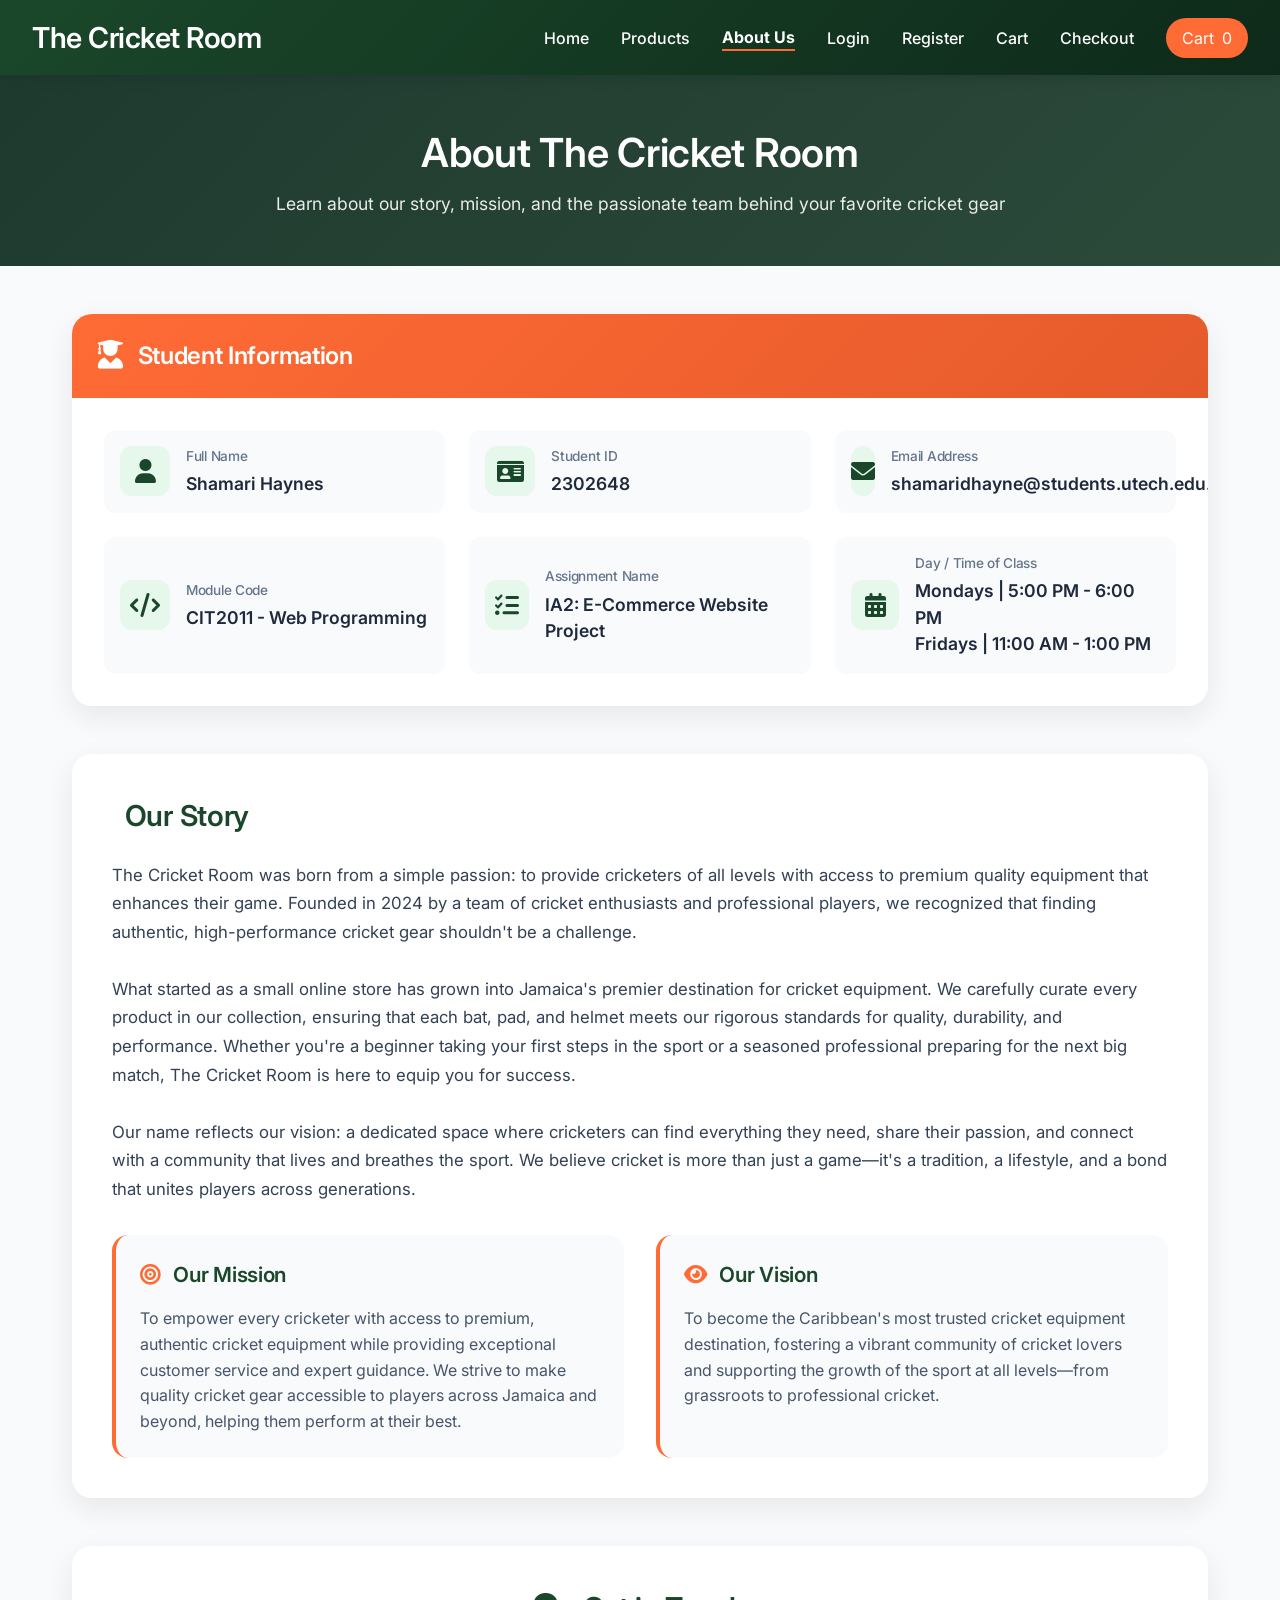
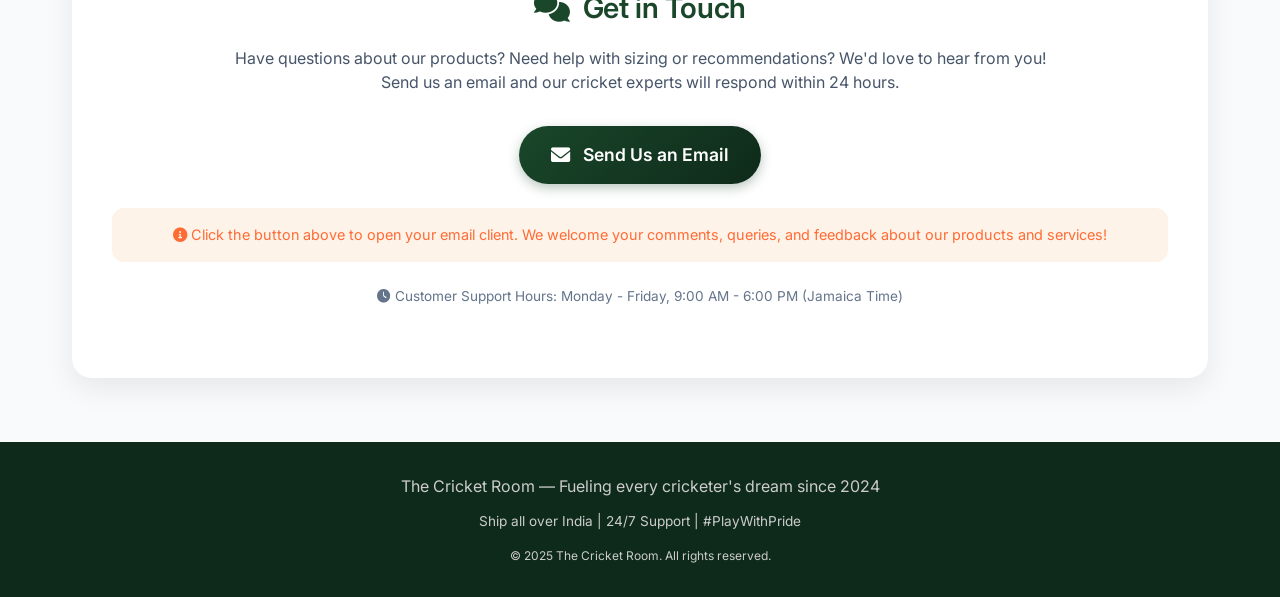
<file: Codes/aboutUs.html>
<!DOCTYPE html>
<html lang="en">
<head>
  <meta charset="UTF-8">
  <meta name="viewport" content="width=device-width, initial-scale=1.0">
  <title>The Cricket Room | About Us</title>
  <link href="https://fonts.googleapis.com/css2?family=Inter:wght@300;400;500;600;700;800&display=swap" rel="stylesheet">
  <link rel="stylesheet" href="https://cdnjs.cloudflare.com/ajax/libs/font-awesome/6.0.0-beta3/css/all.min.css">
    <link rel="stylesheet" href="/style.css" type="text/css">
</head>
<body>

  <!-- Header -->
  <header class="header">
    <div class="nav-container">
      <div class="logo">
        <h1>The Cricket Room</h1>
      </div>
      <div class="nav-links">
        <a href="index.html">Home</a>
        <a href="products.html">Products</a>
        <a href="aboutUs.html" class="active">About Us</a>
        <a href="login.html">Login</a>
        <a href="register.html">Register</a>
        <a href="cart.html">Cart</a>
        <a href="checkout.html">Checkout</a>
        <div class="cart-icon" id="cartIcon">
          Cart <span id="cartCount">0</span>
        </div>
      </div>
    </div>
  </header>


  <!-- Page Header -->
  <div class="page-header">
    <h1> About The Cricket Room</h1>
    <p>Learn about our story, mission, and the passionate team behind your favorite cricket gear</p>
  </div>

  <!-- Main Content -->
  <div class="about-container">
    
    <!-- Student Information Card -->
    <div class="student-info-card">
      <div class="student-info-header">
        <h2>
          <i class="fas fa-user-graduate"></i>
          Student Information
        </h2>
      </div>
      <div class="student-details">
        <div class="detail-item">
          <div class="detail-icon">
            <i class="fas fa-user"></i>
          </div>
          <div class="detail-content">
            <h3>Full Name</h3>
            <p>Shamari Haynes</p>
          </div>
        </div>
        <div class="detail-item">
          <div class="detail-icon">
            <i class="fas fa-id-card"></i>
          </div>
          <div class="detail-content">
            <h3>Student ID</h3>
            <p>2302648</p>
          </div>
        </div>
        <div class="detail-item">
          <div class="detail-icon">
            <i class="fas fa-envelope"></i>
          </div>
          <div class="detail-content">
            <h3>Email Address</h3>
            <p>shamaridhayne@students.utech.edu.jm</p>
          </div>
        </div>
        <div class="detail-item">
          <div class="detail-icon">
            <i class="fas fa-code"></i>
          </div>
          <div class="detail-content">
            <h3>Module Code</h3>
            <p>CIT2011 - Web Programming</p>
          </div>
        </div>
        <div class="detail-item">
          <div class="detail-icon">
            <i class="fas fa-tasks"></i>
          </div>
          <div class="detail-content">
            <h3>Assignment Name</h3>
            <p>IA2: E-Commerce Website Project</p>
          </div>
        </div>
        <div class="detail-item">
          <div class="detail-icon">
            <i class="fas fa-calendar-alt"></i>
          </div>
          <div class="detail-content">
            <h3>Day / Time of Class</h3>
            <p>Mondays | 5:00 PM - 6:00 PM</p>
            <p>Fridays | 11:00 AM - 1:00 PM</p>
          </div>
        </div>
      </div>
    </div>

    <!-- About Us Story -->
    <div class="story-section">
      <h2>
        <i class="fas fa-cricket-ball"></i>
        Our Story
      </h2>
      <div class="story-text">
        <p>The Cricket Room was born from a simple passion: to provide cricketers of all levels with access to premium quality equipment that enhances their game. Founded in 2024 by a team of cricket enthusiasts and professional players, we recognized that finding authentic, high-performance cricket gear shouldn't be a challenge.</p>
        <br>
        <p>What started as a small online store has grown into Jamaica's premier destination for cricket equipment. We carefully curate every product in our collection, ensuring that each bat, pad, and helmet meets our rigorous standards for quality, durability, and performance. Whether you're a beginner taking your first steps in the sport or a seasoned professional preparing for the next big match, The Cricket Room is here to equip you for success.</p>
        <br>
        <p>Our name reflects our vision: a dedicated space where cricketers can find everything they need, share their passion, and connect with a community that lives and breathes the sport. We believe cricket is more than just a game—it's a tradition, a lifestyle, and a bond that unites players across generations.</p>
      </div>
      
      <div class="mission-vision">
        <div class="mission-card">
          <h3><i class="fas fa-bullseye" style="color: #ff6b35; margin-right: 0.5rem;"></i> Our Mission</h3>
          <p>To empower every cricketer with access to premium, authentic cricket equipment while providing exceptional customer service and expert guidance. We strive to make quality cricket gear accessible to players across Jamaica and beyond, helping them perform at their best.</p>
        </div>
        <div class="vision-card">
          <h3><i class="fas fa-eye" style="color: #ff6b35; margin-right: 0.5rem;"></i> Our Vision</h3>
          <p>To become the Caribbean's most trusted cricket equipment destination, fostering a vibrant community of cricket lovers and supporting the growth of the sport at all levels—from grassroots to professional cricket.</p>
        </div>
      </div>
    </div>

    <!-- Contact Section with Mailto Link -->
    <div class="contact-section">
      <h2>
        <i class="fas fa-comments"></i>
        Get in Touch
      </h2>
      <p>Have questions about our products? Need help with sizing or recommendations? We'd love to hear from you!<br>
      Send us an email and our cricket experts will respond within 24 hours.</p>
      
      <!-- Mailto Link with Student Email -->
      <a href="mailto:shamaridhaynes@students.utech.edu.jm" 
         class="email-button">
        <i class="fas fa-envelope"></i>
        Send Us an Email
      </a>
      
      <div class="feedback-note">
        <i class="fas fa-info-circle"></i> Click the button above to open your email client. We welcome your comments, queries, and feedback about our products and services!
      </div>
      
      <p style="margin-top: 1.5rem; font-size: 0.85rem; color: #64748b;">
        <i class="fas fa-clock"></i> Customer Support Hours: Monday - Friday, 9:00 AM - 6:00 PM (Jamaica Time)
      </p>
    </div>
  </div>

  <!-- Footer -->
  <footer class="footer">
    <p>The Cricket Room — Fueling every cricketer's dream since 2024</p>
    <p style="margin-top: 0.8rem; font-size: 0.85rem;"> Ship all over India | 24/7 Support | #PlayWithPride</p>
    <p style="margin-top: 1rem; font-size: 0.75rem;">© 2025 The Cricket Room. All rights reserved.</p>
  </footer>

  <script>
    // Cart functionality for consistency across pages
    let cartCount = localStorage.getItem('cartCount') ? parseInt(localStorage.getItem('cartCount')) : 0;
    const cartCountSpan = document.getElementById('cartCount');
    
    function updateCartDisplay() {
      if (cartCountSpan) {
        cartCountSpan.textContent = cartCount;
      }
      localStorage.setItem('cartCount', cartCount);
    }
    
    // Cart icon click handler
    const cartIcon = document.getElementById('cartIcon');
    if (cartIcon) {
      cartIcon.addEventListener('click', () => {
        let cartItems = JSON.parse(localStorage.getItem('cartItems') || '[]');
        if (cartItems.length === 0) {
          alert("Your cart is empty! Browse our products to add some cricket gear.");
        } else {
          alert(`You have ${cartItems.length} item(s) in your cart.\nTotal items: ${cartCount}\n\nVisit the Products page to continue shopping!`);
        }
      });
    }
    
    // Initialize cart display
    updateCartDisplay();
    
    // Optional: Add console log for assignment info
    console.log("The Cricket Room - About Us Page");
    console.log("Student: Shamari Haynes (2302648)");
    console.log("Module: CIT2011 - Web Development");
    console.log("Assignment: IA2 - E-Commerce Website Project");
  </script>
</body>
</html>
</file>
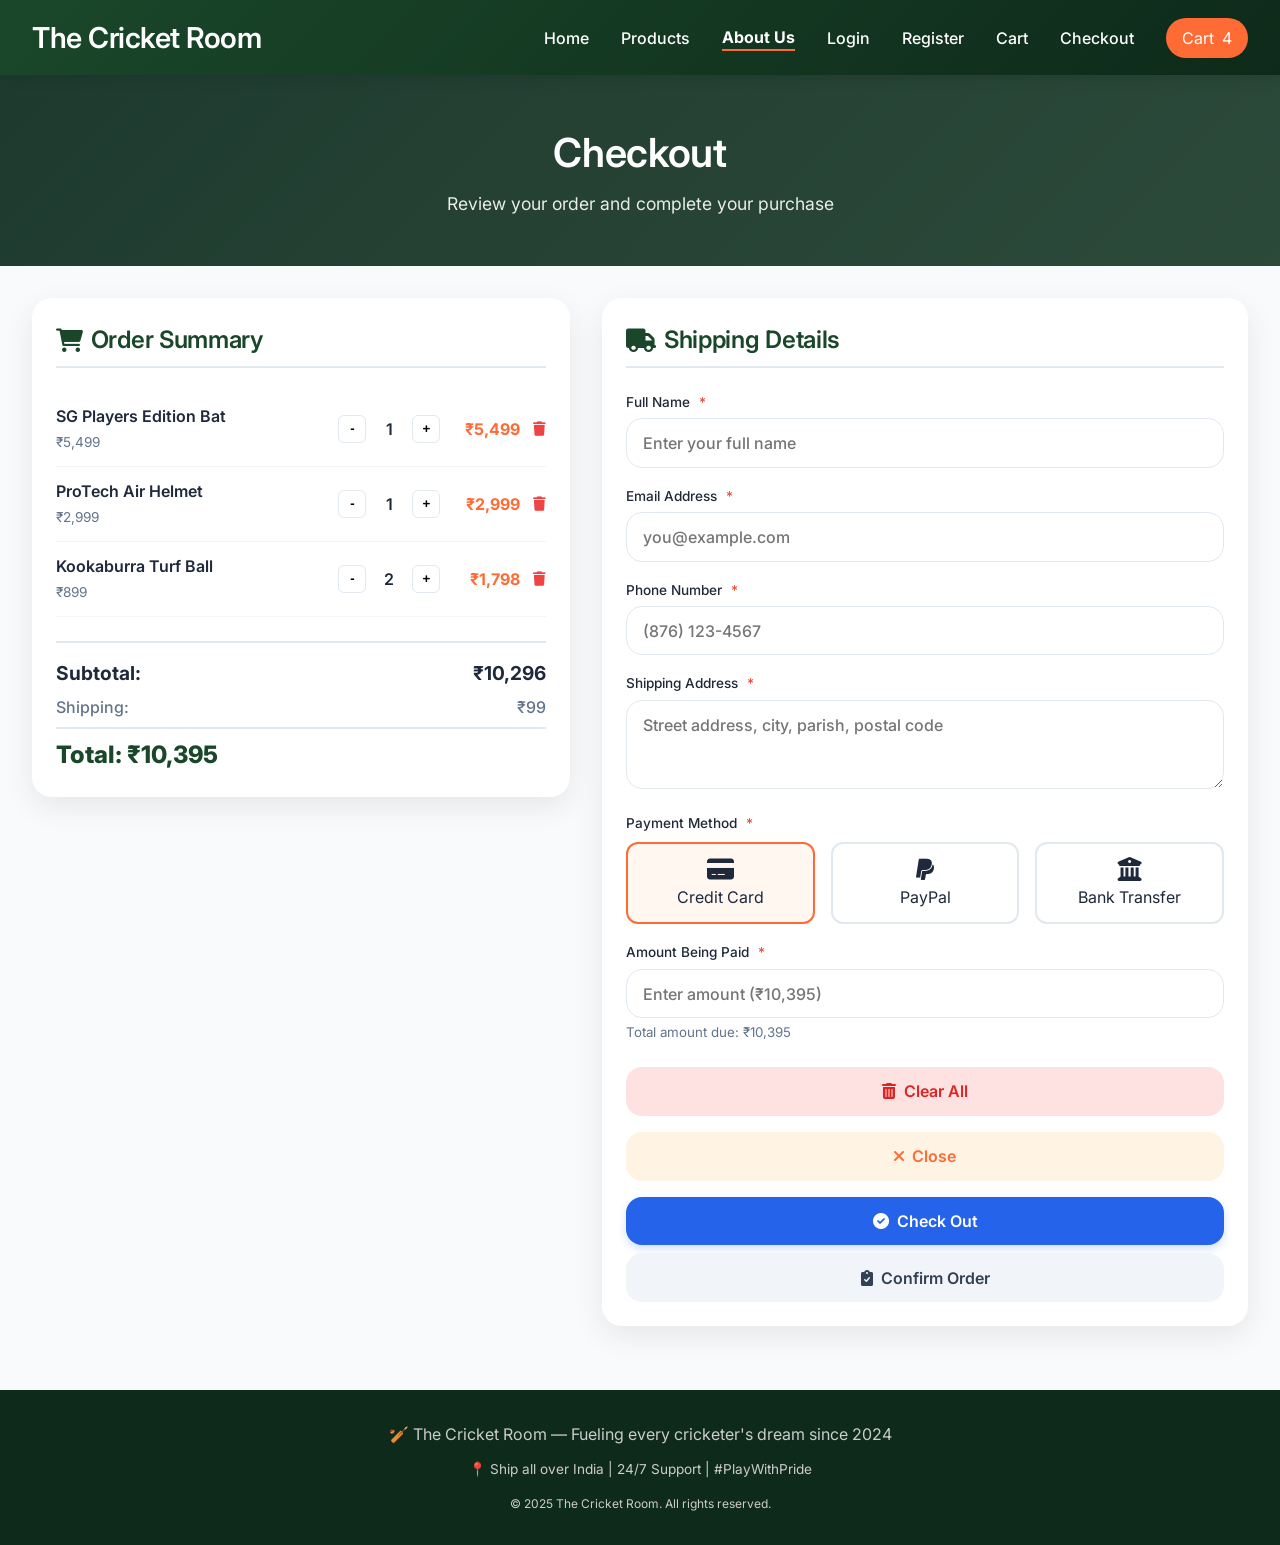
<file: Codes/checkout.html>
<!DOCTYPE html>
<html lang="en">
<head>
  <meta charset="UTF-8">
  <meta name="viewport" content="width=device-width, initial-scale=1.0">
  <title>The Cricket Room | Checkout</title>
  <link href="https://fonts.googleapis.com/css2?family=Inter:wght@300;400;500;600;700;800&display=swap" rel="stylesheet">
  <link rel="stylesheet" href="https://cdnjs.cloudflare.com/ajax/libs/font-awesome/6.0.0-beta3/css/all.min.css">
    <link rel="stylesheet" href="/style.css" type="text/css">
</head>
<body>

  <!-- Header -->
  <header class="header">
    <div class="nav-container">
      <div class="logo">
        <h1>The Cricket Room</h1>
      </div>
      <div class="nav-links">
        <a href="index.html">Home</a>
        <a href="products.html">Products</a>
        <a href="aboutUs.html" class="active">About Us</a>
        <a href="login.html">Login</a>
        <a href="register.html">Register</a>
        <a href="cart.html">Cart</a>
        <a href="checkout.html">Checkout</a>
        <div class="cart-icon" id="cartIcon">
          Cart <span id="cartCount">0</span>
        </div>
      </div>
    </div>
  </header>


  <!-- Page Header -->
  <div class="page-header">
    <h1>Checkout</h1>
    <p>Review your order and complete your purchase</p>
  </div>

  <!-- Checkout Content -->
  <div class="checkout-container">
    <!-- Cart Summary Section -->
    <div class="cart-summary">
      <h2><i class="fas fa-shopping-cart"></i> Order Summary</h2>
      <div id="cartItemsList" class="cart-items-list">
        <!-- Cart items will be dynamically inserted here -->
      </div>
      <div id="cartTotal" class="cart-total">
        <!-- Total will be dynamically inserted -->
      </div>
    </div>

    <!-- Shipping Form Section -->
    <div class="shipping-form">
      <h2><i class="fas fa-truck"></i> Shipping Details</h2>
      <form id="checkoutForm">
        <div class="form-group">
          <label>Full Name <span class="required">*</span></label>
          <input type="text" id="fullName" placeholder="Enter your full name" required>
        </div>
        
        <div class="form-group">
          <label>Email Address <span class="required">*</span></label>
          <input type="email" id="email" placeholder="you@example.com" required>
        </div>
        
        <div class="form-group">
          <label>Phone Number <span class="required">*</span></label>
          <input type="tel" id="phone" placeholder="(876) 123-4567" required>
        </div>
        
        <div class="form-group">
          <label>Shipping Address <span class="required">*</span></label>
          <textarea id="address" rows="3" placeholder="Street address, city, parish, postal code" required></textarea>
        </div>
        
        <div class="form-group">
          <label>Payment Method <span class="required">*</span></label>
          <div class="payment-methods" id="paymentMethods">
            <div class="payment-option selected" data-method="credit">
              <i class="fas fa-credit-card"></i>
              <span>Credit Card</span>
            </div>
            <div class="payment-option" data-method="paypal">
              <i class="fab fa-paypal"></i>
              <span>PayPal</span>
            </div>
            <div class="payment-option" data-method="bank">
              <i class="fas fa-university"></i>
              <span>Bank Transfer</span>
            </div>
          </div>
        </div>
        
        <div class="form-group">
          <label>Amount Being Paid <span class="required">*</span></label>
          <input type="number" id="amountPaid" step="0.01" placeholder="Enter amount" required>
          <small style="color: #64748b; display: block; margin-top: 0.3rem;">Total amount due: <span id="totalAmountDisplay">₹0.00</span></small>
        </div>
        
        <!-- Button Group -->
        <div class="button-group">
          <button type="button" class="btn btn-danger" id="clearAllBtn">
            <i class="fas fa-trash-alt"></i> Clear All
          </button>
          <button type="button" class="btn btn-warning" id="closeBtn">
            <i class="fas fa-times"></i> Close
          </button>
          <button type="submit" class="btn btn-primary" id="checkoutBtn">
            <i class="fas fa-check-circle"></i> Check Out
          </button>
        </div>
        <div class="button-group" style="margin-top: 0.5rem;">
          <button type="button" class="btn btn-secondary" id="confirmBtn">
            <i class="fas fa-clipboard-check"></i> Confirm Order
          </button>
        </div>
      </form>
    </div>
  </div>

  <!-- Modal for Order Confirmation -->
  <div id="modal" class="modal">
    <div class="modal-content">
      <i class="fas fa-check-circle" style="color: #1a472a;"></i>
      <h3>Order Confirmed!</h3>
      <p id="modalMessage">Thank you for your purchase!</p>
      <div class="modal-buttons">
        <button class="btn btn-primary" id="modalCloseBtn">Close</button>
      </div>
    </div>
  </div>

  <!-- Footer -->
  <footer class="footer">
    <p>🏏 The Cricket Room — Fueling every cricketer's dream since 2024</p>
    <p style="margin-top: 0.8rem; font-size: 0.85rem;">📍 Ship all over India | 24/7 Support | #PlayWithPride</p>
    <p style="margin-top: 1rem; font-size: 0.75rem;">© 2025 The Cricket Room. All rights reserved.</p>
  </footer>

  <script>
    // Sample cart data (in a real app, this would come from localStorage)
    let cartItems = JSON.parse(localStorage.getItem('cartItems')) || [
      { id: 1, name: "SG Players Edition Bat", price: 5499, quantity: 1 },
      { id: 2, name: "ProTech Air Helmet", price: 2999, quantity: 1 },
      { id: 4, name: "Kookaburra Turf Ball", price: 899, quantity: 2 }
    ];
    
    let cartCount = cartItems.reduce((sum, item) => sum + item.quantity, 0);
    
    // DOM Elements
    const cartItemsList = document.getElementById('cartItemsList');
    const cartTotalDiv = document.getElementById('cartTotal');
    const cartCountSpan = document.getElementById('cartCount');
    const totalAmountDisplay = document.getElementById('totalAmountDisplay');
    const amountPaidInput = document.getElementById('amountPaid');
    const modal = document.getElementById('modal');
    const modalMessage = document.getElementById('modalMessage');
    
    // Update cart display and localStorage
    function updateCartDisplay() {
      // Update cart count in header
      cartCount = cartItems.reduce((sum, item) => sum + item.quantity, 0);
      cartCountSpan.textContent = cartCount;
      localStorage.setItem('cartCount', cartCount);
      localStorage.setItem('cartItems', JSON.stringify(cartItems));
      
      // Calculate totals
      const subtotal = cartItems.reduce((sum, item) => sum + (item.price * item.quantity), 0);
      const shipping = subtotal > 0 ? 99 : 0;
      const total = subtotal + shipping;
      
      // Render cart items
      if (cartItems.length === 0) {
        cartItemsList.innerHTML = '<div class="empty-cart"><i class="fas fa-shopping-cart" style="font-size: 3rem; margin-bottom: 1rem;"></i><p>Your cart is empty</p><p style="font-size: 0.85rem;">Browse our products to add items</p></div>';
        cartTotalDiv.innerHTML = '';
        totalAmountDisplay.textContent = `₹0.00`;
        if (amountPaidInput) amountPaidInput.value = '';
        return;
      }
      
      cartItemsList.innerHTML = cartItems.map(item => `
        <div class="cart-item" data-id="${item.id}">
          <div class="cart-item-info">
            <div class="cart-item-name">${item.name}</div>
            <div class="cart-item-price">₹${item.price.toLocaleString()}</div>
          </div>
          <div class="cart-item-quantity">
            <button class="quantity-btn" onclick="updateQuantity(${item.id}, ${item.quantity - 1})">-</button>
            <span class="quantity-value">${item.quantity}</span>
            <button class="quantity-btn" onclick="updateQuantity(${item.id}, ${item.quantity + 1})">+</button>
          </div>
          <div class="cart-item-total">₹${(item.price * item.quantity).toLocaleString()}</div>
          <div class="remove-item" onclick="removeItem(${item.id})">
            <i class="fas fa-trash"></i>
          </div>
        </div>
      `).join('');
      
      cartTotalDiv.innerHTML = `
        <div class="total-row">
          <span>Subtotal:</span>
          <span>₹${subtotal.toLocaleString()}</span>
        </div>
        <div class="total-row shipping">
          <span>Shipping:</span>
          <span>₹${shipping.toLocaleString()}</span>
        </div>
        <div class="grand-total">
          <span>Total:</span>
          <span>₹${total.toLocaleString()}</span>
        </div>
      `;
      
      totalAmountDisplay.textContent = `₹${total.toLocaleString()}`;
      if (amountPaidInput) {
        amountPaidInput.placeholder = `Enter amount (₹${total.toLocaleString()})`;
      }
    }
    
    // Update quantity
    window.updateQuantity = function(id, newQuantity) {
      if (newQuantity <= 0) {
        removeItem(id);
      } else {
        const item = cartItems.find(i => i.id === id);
        if (item) {
          item.quantity = newQuantity;
          updateCartDisplay();
        }
      }
    };
    
    // Remove item
    window.removeItem = function(id) {
      cartItems = cartItems.filter(i => i.id !== id);
      updateCartDisplay();
      showToastMessage('Item removed from cart');
    };
    
    // Clear All Cart Items
    function clearAllCart() {
      if (cartItems.length === 0) {
        showToastMessage('Cart is already empty');
        return;
      }
      if (confirm('Are you sure you want to remove all items from your cart?')) {
        cartItems = [];
        updateCartDisplay();
        showToastMessage('Cart cleared successfully');
      }
    }
    
    // Show toast message
    function showToastMessage(message) {
      const toast = document.createElement('div');
      toast.style.cssText = `
        position: fixed;
        bottom: 20px;
        left: 20px;
        background: #1a472a;
        color: white;
        padding: 12px 20px;
        border-radius: 12px;
        z-index: 1000;
        animation: slideIn 0.3s ease;
        font-weight: 500;
      `;
      toast.innerHTML = `<i class="fas fa-check-circle"></i> ${message}`;
      document.body.appendChild(toast);
      setTimeout(() => toast.remove(), 2500);
    }
    
    // Payment method selection
    const paymentOptions = document.querySelectorAll('.payment-option');
    let selectedPayment = 'credit';
    
    paymentOptions.forEach(option => {
      option.addEventListener('click', () => {
        paymentOptions.forEach(opt => opt.classList.remove('selected'));
        option.classList.add('selected');
        selectedPayment = option.dataset.method;
      });
    });
    
    // Validate shipping form
    function validateForm() {
      const fullName = document.getElementById('fullName').value.trim();
      const email = document.getElementById('email').value.trim();
      const phone = document.getElementById('phone').value.trim();
      const address = document.getElementById('address').value.trim();
      const amountPaid = parseFloat(document.getElementById('amountPaid').value);
      
      const subtotal = cartItems.reduce((sum, item) => sum + (item.price * item.quantity), 0);
      const shipping = subtotal > 0 ? 99 : 0;
      const total = subtotal + shipping;
      
      if (!fullName) {
        alert('Please enter your full name');
        return false;
      }
      if (!email || !email.includes('@')) {
        alert('Please enter a valid email address');
        return false;
      }
      if (!phone) {
        alert('Please enter your phone number');
        return false;
      }
      if (!address) {
        alert('Please enter your shipping address');
        return false;
      }
      if (cartItems.length === 0) {
        alert('Your cart is empty. Please add items before checking out.');
        return false;
      }
      if (isNaN(amountPaid) || amountPaid < total) {
        alert(`Please enter the full amount to be paid. Total due: ₹${total.toLocaleString()}`);
        return false;
      }
      
      return true;
    }
    
    // Confirm Order
    function confirmOrder() {
      if (!validateForm()) return false;
      
      const fullName = document.getElementById('fullName').value.trim();
      const subtotal = cartItems.reduce((sum, item) => sum + (item.price * item.quantity), 0);
      const shipping = subtotal > 0 ? 99 : 0;
      const total = subtotal + shipping;
      const amountPaid = parseFloat(document.getElementById('amountPaid').value);
      const change = amountPaid - total;
      
      modalMessage.innerHTML = `
        <strong>Thank you for your order, ${fullName}!</strong><br><br>
        Order Total: ₹${total.toLocaleString()}<br>
        Amount Paid: ₹${amountPaid.toLocaleString()}<br>
        ${change > 0 ? `Change: ₹${change.toLocaleString()}<br>` : ''}
        Payment Method: ${selectedPayment.toUpperCase()}<br><br>
        Your cricket gear will be shipped soon! 🏏
      `;
      modal.classList.add('active');
      return true;
    }
    
    // Check Out - Process order
    function processCheckout() {
      if (confirmOrder()) {
        // Clear cart after successful checkout
        cartItems = [];
        updateCartDisplay();
        // Clear form
        document.getElementById('checkoutForm').reset();
        document.getElementById('amountPaid').value = '';
      }
    }
    
    // Close Checkout (Close button)
    function closeCheckout() {
      if (confirm('Are you sure you want to close the checkout? Your cart items will be saved for later.')) {
        window.location.href = 'products.html';
      }
    }
    
    // Event Listeners
    document.getElementById('clearAllBtn').addEventListener('click', clearAllCart);
    document.getElementById('closeBtn').addEventListener('click', closeCheckout);
    document.getElementById('confirmBtn').addEventListener('click', confirmOrder);
    document.getElementById('checkoutBtn').addEventListener('click', processCheckout);
    document.getElementById('modalCloseBtn').addEventListener('click', () => {
      modal.classList.remove('active');
    });
    
    // Close modal when clicking outside
    modal.addEventListener('click', (e) => {
      if (e.target === modal) {
        modal.classList.remove('active');
      }
    });
    
    // Auto-set amount paid to total when clicking on total display
    function autoSetAmount() {
      const subtotal = cartItems.reduce((sum, item) => sum + (item.price * item.quantity), 0);
      const shipping = subtotal > 0 ? 99 : 0;
      const total = subtotal + shipping;
      if (total > 0) {
        document.getElementById('amountPaid').value = total;
      }
    }
    
    // Add auto-set on double click total
    totalAmountDisplay.addEventListener('dblclick', autoSetAmount);
    
    // Cart icon click handler
    document.getElementById('cartIcon').addEventListener('click', () => {
      if (cartItems.length === 0) {
        alert('Your cart is empty! Browse our products to add some cricket gear.');
      } else {
        alert(`You have ${cartItems.length} item(s) in your cart.\nTotal items: ${cartCount}\nProceed with checkout!`);
      }
    });
    
    // Initialize
    updateCartDisplay();
    
    // Add styles for animation
    const style = document.createElement('style');
    style.textContent = `
      @keyframes slideIn {
        from {
          transform: translateX(-100%);
          opacity: 0;
        }
        to {
          transform: translateX(0);
          opacity: 1;
        }
      }
    `;
    document.head.appendChild(style);
  </script>
</body>
</html>
</file>
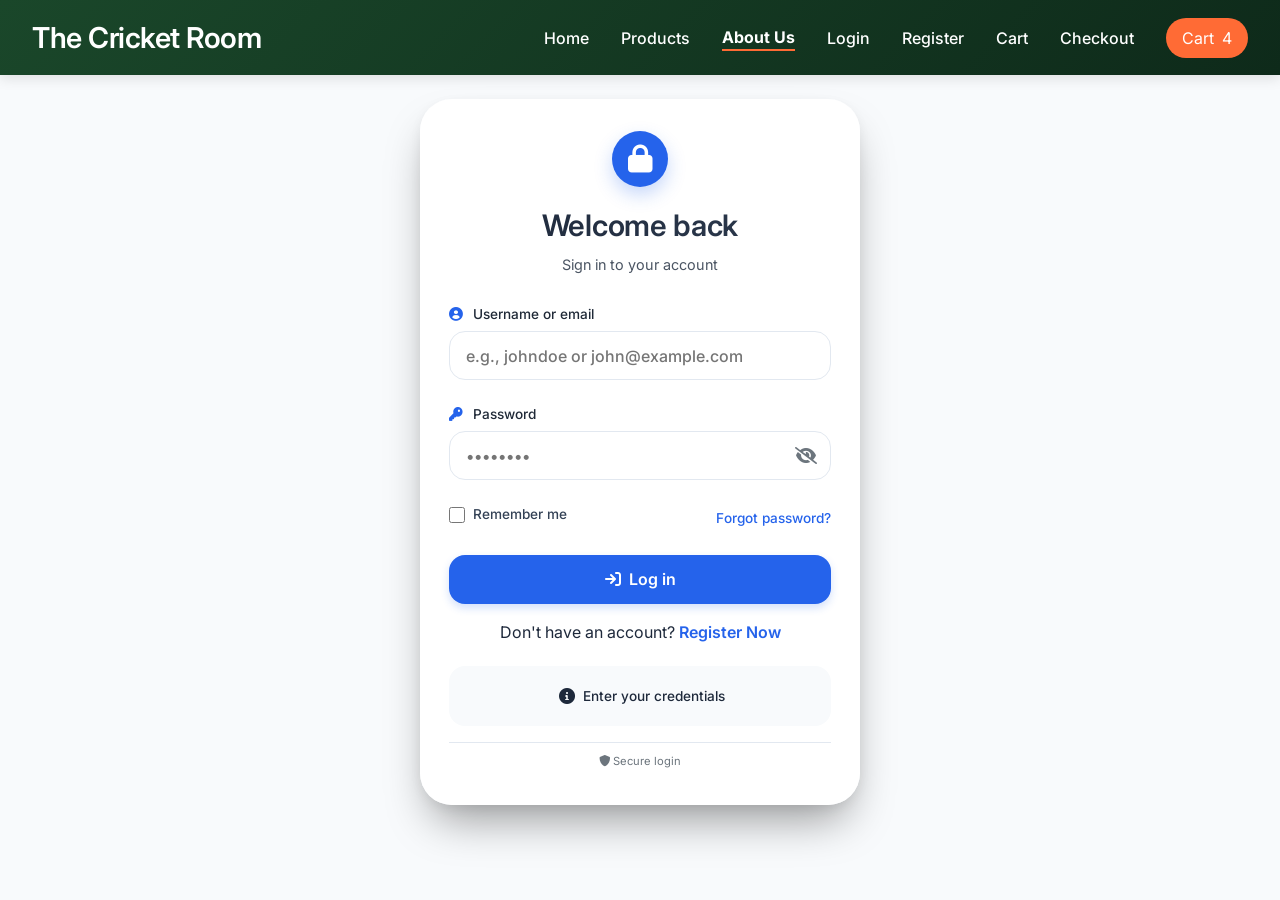
<file: Codes/login.html>
<!--Login Page-->
<!DOCTYPE html>
<html lang="en">
<head>
    <meta charset="UTF-8">
    <meta name="viewport" content="width=device-width, initial-scale=1.0">
    
    <title>The Cricket Room | Login</title>

    <link href="https://fonts.googleapis.com/css2?family=Inter:opsz,wght@14..32,300;14..32,400;14..32,500;14..32,600&display=swap" rel="stylesheet">
    <link rel="stylesheet" href="https://cdnjs.cloudflare.com/ajax/libs/font-awesome/6.0.0-beta3/css/all.min.css">
    <link rel="stylesheet" href="/style.css" type="text/css">
</head>

<body>
    <!-- Header / Navigation -->
  <header class="header">
    <div class="nav-container">
      <div class="logo">
        <h1>The Cricket Room</h1>
      </div>
      <div class="nav-links">
        <a href="index.html">Home</a>
        <a href="products.html">Products</a>
        <a href="aboutUs.html" class="active">About Us</a>
        <a href="login.html">Login</a>
        <a href="register.html">Register</a>
        <a href="cart.html">Cart</a>
        <a href="checkout.html">Checkout</a>
        <div class="cart-icon" id="cartIcon">
          Cart <span id="cartCount">0</span>
        </div>
      </div>
    </div>
  </header>

  
<div class="login-container">
  <div class="login-card">

    <div class="brand">
      <div class="brand-icon">
        <i class="fas fa-lock"></i>
      </div>
      <h1>Welcome back</h1>
      <p>Sign in to your account</p>
    </div>

    <form id="loginForm">
      
      <!-- USERNAME -->
      <div class="input-group">
        <div class="input-label">
          <i class="fas fa-user-circle"></i>
          <span>Username or email</span>
        </div>
        <input type="text" id="username" class="input-field"
          placeholder="e.g., johndoe or john@example.com"
          autocomplete="username" required>
      </div>

      <!-- PASSWORD -->
      <div class="input-group">
        <div class="input-label">
          <i class="fas fa-key"></i>
          <span>Password</span>
        </div>
        <div class="password-wrapper">
          <input type="password" id="password" class="input-field"
            placeholder="••••••••"
            autocomplete="current-password" required>

          <button type="button" id="togglePasswordBtn" class="toggle-password">
            <i class="fas fa-eye-slash"></i>
          </button>
        </div>
      </div>

      <!-- OPTIONS -->
      <div class="options-row">
        <label class="checkbox-label">
          <input type="checkbox" id="rememberCheckbox"> 
          <span>Remember me</span>
        </label>

        <a href="#" id="forgotPasswordLink" class="forgot-link">
          Forgot password?
        </a>
      </div>

      <!-- LOGIN BUTTON -->
      <button type="submit" class="login-btn" id="loginButton" >
        <i class="fas fa-arrow-right-to-bracket"></i> Log in
      </button>

      <div style="text-align:center; margin-top: 1rem;">
        <span>Don't have an account? </span>
        <a href="register.html" style="color: #2563eb; text-decoration: none; font-weight: 600;">Register Now</a>
      </div>

      <!-- MESSAGE BOX -->
      <div id="messageBox" class="message-area">
        <i class="fas fa-info-circle"></i> 
        <span id="messageText">Enter your credentials</span>
      </div>

    </form>

    <hr />

    <div style="text-align:center; font-size:0.7rem; margin-top:0.6rem; color:#6c757d;">
      <i class="fas fa-shield-alt"></i> Secure login 
    </div>

  </div>
</div>

<script>
(function() {

  const usernameInput = document.getElementById('username');
  const passwordInput = document.getElementById('password');
  const loginForm = document.getElementById('loginForm');
  const messageBox = document.getElementById('messageBox');
  const messageTextSpan = document.getElementById('messageText');
  const togglePasswordBtn = document.getElementById('togglePasswordBtn');
  const rememberCheckbox = document.getElementById('rememberCheckbox');
  const forgotLink = document.getElementById('forgotPasswordLink');

  function showMessage(message, type = 'info') {
    messageTextSpan.innerText = message;
    messageBox.classList.remove('error', 'success');

    if (type === 'error') {
      messageBox.classList.add('error');
    } else if (type === 'success') {
      messageBox.classList.add('success');
    } else {
      messageBox.style.background = "#f8fafc";
      messageBox.style.borderLeftColor = "#94a3b8";
    }
  }

  function resetInputStyles() {
    usernameInput.style.borderColor = "";
    usernameInput.style.boxShadow = "";
    passwordInput.style.borderColor = "";
    passwordInput.style.boxShadow = "";
  }

  function highlightInvalidField(field) {
    field.style.borderColor = "#dc2626";
    field.style.boxShadow = "0 0 0 2px rgba(220,38,38,0.2)";
    setTimeout(() => {
      if (document.activeElement !== field) {
        field.style.borderColor = "";
        field.style.boxShadow = "";
      }
    }, 2000);
  }

  function validateCredentials(username, password) {
    const user = username.trim();
    const pass = password.trim();

    if ((user === "demo@login.com" || user === "demo") && pass === "password123") {
      return true;
    }
    if (user === "admin" && pass === "admin123") return true;
    if (user === "demo" && pass === "demo") return true;

    return false;
  }

  function performLogin(e) {
    e.preventDefault();
    resetInputStyles();

    const username = usernameInput.value;
    const password = passwordInput.value;

    if (!username.trim()) {
      showMessage("Please enter your username or email.", "error");
      highlightInvalidField(usernameInput);
      usernameInput.focus();
      return;
    }

    if (!password.trim()) {
      showMessage("Please enter your password.", "error");
      highlightInvalidField(passwordInput);
      passwordInput.focus();
      return;
    }

    if (validateCredentials(username, password)) {

      showMessage(`Welcome, ${username.trim()}! Redirecting to products...`, "success");

      if (rememberCheckbox.checked) {
        localStorage.setItem('rememberedUser', username.trim());
      } else {
        localStorage.removeItem('rememberedUser');
      }
      
      // Set login flag in localStorage
      localStorage.setItem('isLoggedIn', 'true');
      localStorage.setItem('loggedInUser', username.trim());

      const btn = document.getElementById('loginButton');
      btn.disabled = true;
      btn.innerHTML = '<i class="fas fa-spinner fa-pulse"></i> Signing in...';
    
      // ACTUAL REDIRECT to products page
      setTimeout(() => {
        window.location.href = 'products.html';
      }, 1000);

    } else {
      showMessage("Invalid credentials. Try demo / password123 or admin / admin123", "error");

      passwordInput.value = "";

      highlightInvalidField(usernameInput);
      highlightInvalidField(passwordInput);

      const card = document.querySelector('.login-card');

      card.style.transform = 'translateX(4px)';
      setTimeout(() => {
        card.style.transform = 'translateX(-4px)';
      }, 100);

      setTimeout(() => {
        card.style.transform = '';
      }, 200);
    }
  }

  function togglePasswordVisibility() {
    const type = passwordInput.type === 'password' ? 'text' : 'password';
    passwordInput.type = type;

    const icon = togglePasswordBtn.querySelector('i');
    icon.classList.toggle('fa-eye');
    icon.classList.toggle('fa-eye-slash');
  }

  function handleForgotPassword(e) {
    e.preventDefault();
    showMessage("Reset link would be sent to your email (demo)", "info");
  }

  function loadRememberedUser() {
    const remembered = localStorage.getItem('rememberedUser');
    if (remembered) {
      usernameInput.value = remembered;
      rememberCheckbox.checked = true;
      showMessage(`Welcome back, ${remembered}`, "info");
    }
  }

  // Update cart count in header
  function updateCartDisplay() {
    const cartCountSpan = document.getElementById('cartCount');
    if (cartCountSpan) {
      const cartCount = localStorage.getItem('cartCount') ? parseInt(localStorage.getItem('cartCount')) : 0;
      cartCountSpan.textContent = cartCount;
    }
  }

  // EVENTS
  loginForm.addEventListener('submit', performLogin);
  togglePasswordBtn.addEventListener('click', togglePasswordVisibility);
  forgotLink.addEventListener('click', handleForgotPassword);

  usernameInput.addEventListener('blur', () => {
    usernameInput.value = usernameInput.value.trim();
  });

  loadRememberedUser();
  updateCartDisplay();

})();
</script>
</body>
</html>
</file>
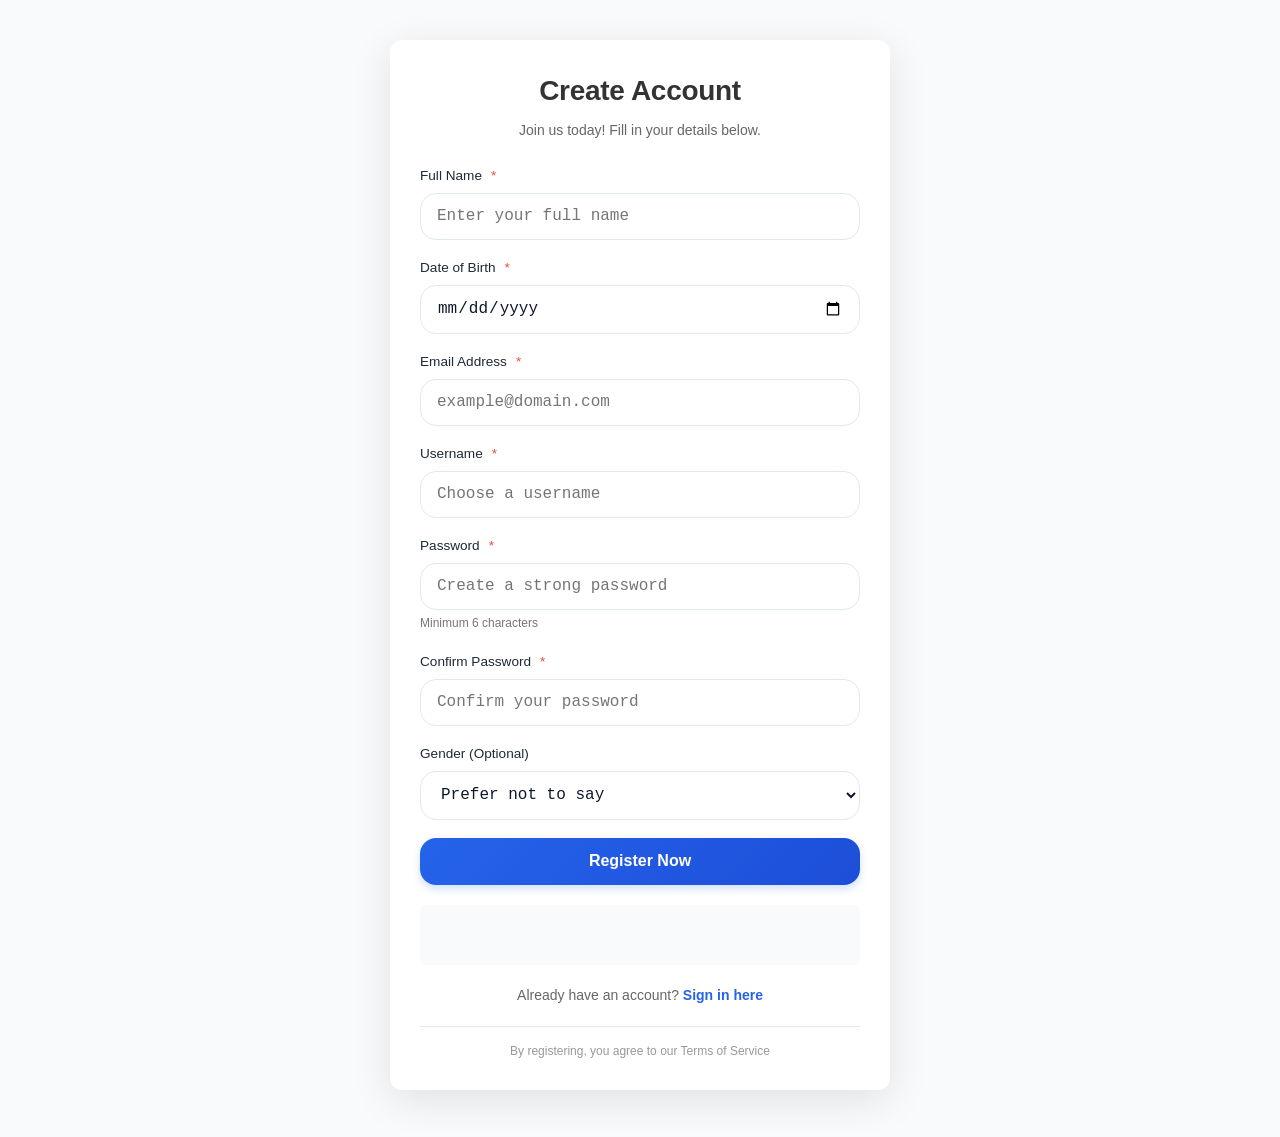
<file: Codes/register.html>
<!DOCTYPE html>
<html lang="en">
<head>
  <meta charset="UTF-8">
  <meta name="viewport" content="width=device-width, initial-scale=1.0">
  <title>The Cricket Room | Register</title>
  <link rel="stylesheet" href="/style.css" type="text/css">
</head>
<body>
  <div class="container">
    <h2>Create Account</h2>
    <div class="subtitle">Join us today! Fill in your details below.</div>
    
    <form id="registrationForm" onsubmit="handleRegistration(event)">
      <!-- Full Name -->
      <div class="form-group">
        <label for="fullname">Full Name <span class="required">*</span></label>
        <input type="text" id="fullname" name="fullname" placeholder="Enter your full name" required>
      </div>
      
      <!-- Date of Birth -->
      <div class="form-group">
        <label for="dob">Date of Birth <span class="required">*</span></label>
        <input type="date" id="dob" name="dob" required>
      </div>
      
      <!-- Email Address -->
      <div class="form-group">
        <label for="email">Email Address <span class="required">*</span></label>
        <input type="email" id="email" name="email" placeholder="example@domain.com" required>
      </div>
      
      <!-- Username -->
      <div class="form-group">
        <label for="username">Username <span class="required">*</span></label>
        <input type="text" id="username" name="username" placeholder="Choose a username" required>
      </div>
      
      <!-- Password -->
      <div class="form-group">
        <label for="password">Password <span class="required">*</span></label>
        <input type="password" id="password" name="password" placeholder="Create a strong password" required>
        <small style="color: #777; font-size: 12px;">Minimum 6 characters</small>
      </div>
      
      <!-- Confirm Password -->
      <div class="form-group">
        <label for="confirmPassword">Confirm Password <span class="required">*</span></label>
        <input type="password" id="confirmPassword" name="confirmPassword" placeholder="Confirm your password" required>
      </div>
      
      <!-- Optional: Gender (Dropdown) -->
      <div class="form-group">
        <label for="gender">Gender (Optional)</label>
        <select id="gender" name="gender">
          <option value="">Prefer not to say</option>
          <option value="male">Male</option>
          <option value="female">Female</option>
          <option value="other">Other</option>
        </select>
      </div>
      
      <!-- Register Button -->
      <button type="submit">Register Now</button>
      
      <!-- Message Area for feedback -->
      <div id="messageArea" class="message-area"></div>
      
      <!-- Link to Login Page -->
      <div class="login-link">
        Already have an account? <a href="login.html">Sign in here</a>
      </div>
      <hr>
      <div style="text-align: center; font-size: 12px; color: #999; margin-top: 15px;">
        By registering, you agree to our Terms of Service
      </div>
    </form>
  </div>

  <script>
    function handleRegistration(event) {
      event.preventDefault();
      
      // Get all form values
      const fullname = document.getElementById('fullname').value.trim();
      const dob = document.getElementById('dob').value;
      const email = document.getElementById('email').value.trim();
      const username = document.getElementById('username').value.trim();
      const password = document.getElementById('password').value;
      const confirmPassword = document.getElementById('confirmPassword').value;
      const gender = document.getElementById('gender').value;
      const messageArea = document.getElementById('messageArea');
      
      // Clear previous message classes
      messageArea.className = 'message-area';
      messageArea.style.display = 'none';
      
      // Validation 1: Check if all required fields are filled 
      if (!fullname || !dob || !email || !username || !password || !confirmPassword) {
        showMessage('Please fill in all required fields.', 'error');
        return;
      }
      
      // Validation 2: Email format 
      const emailPattern = /^[^\s@]+@([^\s@]+\.)+[^\s@]+$/;
      if (!emailPattern.test(email)) {
        showMessage('Please enter a valid email address (e.g., name@domain.com).', 'error');
        return;
      }
      
      // Validation 3: Password length (minimum 6 characters)
      if (password.length < 6) {
        showMessage('Password must be at least 6 characters long.', 'error');
        return;
      }
      
      // Validation 4: Password and Confirm Password match
      if (password !== confirmPassword) {
        showMessage('Passwords do not match. Please re-enter.', 'error');
        return;
      }
      
      // Validation 5: Username should not contain spaces (optional)
      if (username.includes(' ')) {
        showMessage('Username cannot contain spaces.', 'error');
        return;
      }
      
      // Validation 6: Check if username is at least 3 characters
      if (username.length < 3) {
        showMessage('Username must be at least 3 characters long.', 'error');
        return;
      }
      
      // Date of Birth validation: user must be at least 13 years old 
      const birthDate = new Date(dob);
      const today = new Date();
      let age = today.getFullYear() - birthDate.getFullYear();
      const monthDiff = today.getMonth() - birthDate.getMonth();
      if (monthDiff < 0 || (monthDiff === 0 && today.getDate() < birthDate.getDate())) {
        age--;
      }
      if (age < 13) {
        showMessage('You must be at least 13 years old to register.', 'error');
        return;
      }
      if (age > 120) {
        showMessage('Please enter a valid date of birth.', 'error');
        return;
      }
      
      // If all validations pass, simulate successful registration
      const userData = {
        fullName: fullname,
        dateOfBirth: dob,
        email: email,
        username: username,
        gender: gender || 'Not specified',
        registeredAt: new Date().toISOString()
      };
      
      // Store in localStorage
      // Check if username or email already exists
      const existingUsers = JSON.parse(localStorage.getItem('registeredUsers') || '[]');
      const usernameExists = existingUsers.some(user => user.username === username);
      const emailExists = existingUsers.some(user => user.email === email);
      
      if (usernameExists) {
        showMessage('Username already taken. Please choose another username.', 'error');
        return;
      }
      if (emailExists) {
        showMessage('Email already registered. Please use a different email or login.', 'error');
        return;
      }
      

      userData.password = password;
      existingUsers.push(userData);
      localStorage.setItem('registeredUsers', JSON.stringify(existingUsers));
      
      // Show success message
      showMessage(`Registration successful! Welcome, ${username}! Redirecting to login...`, 'success');
      
      // Clear form for security
      document.getElementById('registrationForm').reset();
      
      // Redirect to login page after 2 seconds
      setTimeout(() => {
        
        alert(`Registration complete!\nYou can now log in with username: ${username}`);
        window.location.href = 'login.html';
        
        messageArea.style.display = 'none';
      }, 2000);
    }
    
    function showMessage(msg, type) {
      const messageArea = document.getElementById('messageArea');
      messageArea.textContent = msg;
      messageArea.className = 'message-area ' + type;
      messageArea.style.display = 'block';
      
      messageArea.scrollIntoView({ behavior: 'smooth', block: 'nearest' });
      
      if (type === 'error') {
        setTimeout(() => {
          if (messageArea.className.includes('error')) {
            messageArea.style.display = 'none';
          }
        }, 4000);
      }
    }
    
    const passwordInput = document.getElementById('password');
    const confirmInput = document.getElementById('confirmPassword');
    const messageArea = document.getElementById('messageArea');
    
    function addRealtimeValidation() {
      confirmInput.addEventListener('input', function() {
        if (passwordInput.value !== confirmInput.value && confirmInput.value.length > 0) {
          confirmInput.style.borderColor = '#e74c3c';
        } else {
          confirmInput.style.borderColor = '#ddd';
        }
      });
      passwordInput.addEventListener('input', function() {
        if (confirmInput.value.length > 0 && passwordInput.value !== confirmInput.value) {
          confirmInput.style.borderColor = '#e74c3c';
        } else if (confirmInput.value.length > 0 && passwordInput.value === confirmInput.value) {
          confirmInput.style.borderColor = '#2ecc71';
        } else {
          confirmInput.style.borderColor = '#ddd';
        }
      });
    }
    addRealtimeValidation();
    
    // Add extra live validation for username spaces
    const usernameField = document.getElementById('username');
    usernameField.addEventListener('input', function(e) {
      if (this.value.includes(' ')) {
        this.setCustomValidity('Username cannot contain spaces');
      } else {
        this.setCustomValidity('');
      }
    });
  </script>
</body>
</html>
</file>
<file: style.css>
/* ============================================
   THE CRICKET ROOM - MASTER STYLESHEET
   External CSS for all pages (Home, Products, About, Login, Register, Checkout)
   ============================================ */

/* ---------- GLOBAL RESET & BASE ---------- */
* {
    margin: 0;
    padding: 0;
    box-sizing: border-box;
}

body {
    font-family: 'Inter', 'Segoe UI', Tahoma, Geneva, Verdana, sans-serif;
    background: #f8fafc;
    color: #1e293b;
    line-height: 1.5;
}

/* ---------- TYPOGRAPHY ---------- */
h1, h2, h3, h4, h5, h6 {
    font-weight: 600;
    letter-spacing: -0.3px;
}

a {
    text-decoration: none;
    transition: all 0.2s ease;
}

/* ---------- HEADER & NAVIGATION (All Pages) ---------- */
.header {
    background: linear-gradient(135deg, #1a472a 0%, #0e2a1a 100%);
    color: white;
    padding: 1rem 2rem;
    position: sticky;
    top: 0;
    z-index: 100;
    box-shadow: 0 4px 12px rgba(0, 0, 0, 0.1);
}

.nav-container {
    max-width: 1400px;
    margin: 0 auto;
    display: flex;
    justify-content: space-between;
    align-items: center;
    flex-wrap: wrap;
    gap: 1rem;
}

.logo h1 {
    font-size: 1.8rem;
    letter-spacing: -0.5px;
    color: white;
    background: none;
    -webkit-background-clip: unset;
}

.logo p {
    font-size: 0.8rem;
    opacity: 0.9;
}

.nav-links {
    display: flex;
    gap: 2rem;
    align-items: center;
    flex-wrap: wrap;
}

.nav-links a {
    color: white;
    text-decoration: none;
    font-weight: 500;
    transition: opacity 0.3s;
}

.nav-links a:hover {
    opacity: 0.8;
}

.nav-links a.active {
    font-weight: 700;
    border-bottom: 2px solid #ff6b35;
}

.cart-icon {
    background: #ff6b35;
    padding: 0.5rem 1rem;
    border-radius: 25px;
    display: flex;
    align-items: center;
    gap: 0.5rem;
    cursor: pointer;
    transition: transform 0.2s;
}

.cart-icon:hover {
    transform: scale(1.05);
}

/* ---------- PAGE HEADERS (All Pages) ---------- */
.page-header {
    background: linear-gradient(135deg, #1e3a2f 0%, #2c4a3a 100%);
    color: white;
    padding: 3rem 2rem;
    text-align: center;
}

.page-header h1 {
    font-size: 2.5rem;
    margin-bottom: 0.5rem;
}

.page-header p {
    font-size: 1.1rem;
    opacity: 0.9;
}

/* ---------- FORM CONTAINERS (Login & Register) ---------- */
.login-container {
    width: 100%;
    max-width: 440px;
    background: rgba(255, 255, 255, 0.96);
    border-radius: 2rem;
    box-shadow: 0 25px 45px -12px rgba(0, 0, 0, 0.4), 0 4px 12px rgba(0, 0, 0, 0.05);
    overflow: hidden;
    transition: transform 0.2s ease;
    margin: 1.5rem auto;
}

.login-card {
    padding: 2rem 1.8rem 2.2rem 1.8rem;
}

.container {
    max-width: 500px;
    margin: 40px auto;
    background: white;
    border-radius: 12px;
    box-shadow: 0 10px 40px rgba(0, 0, 0, 0.1);
    padding: 30px;
}

/* ---------- FORM HEADERS ---------- */
.brand {
    text-align: center;
    margin-bottom: 1.8rem;
}

.brand-icon {
    background: #2563eb;
    width: 56px;
    height: 56px;
    border-radius: 28px;
    display: flex;
    align-items: center;
    justify-content: center;
    margin: 0 auto 1rem auto;
    box-shadow: 0 8px 18px rgba(37, 99, 235, 0.25);
}

.brand-icon i {
    font-size: 28px;
    color: white;
}

.brand h1 {
    font-size: 1.85rem;
    font-weight: 600;
    background: linear-gradient(120deg, #1e293b, #2d3a4e);
    background-clip: text;
    -webkit-background-clip: text;
    color: transparent;
}

.brand p {
    font-size: 0.9rem;
    color: #4b5563;
    margin-top: 0.4rem;
}

h2 {
    text-align: center;
    color: #333;
    margin-bottom: 8px;
    font-size: 28px;
}

.subtitle {
    text-align: center;
    color: #666;
    margin-bottom: 25px;
    font-size: 14px;
}

/* ---------- FORM STYLES (Unified) ---------- */
.input-group {
    margin-bottom: 1.5rem;
    display: flex;
    flex-direction: column;
}

.form-group {
    margin-bottom: 18px;
}

.input-label, label {
    font-size: 0.85rem;
    font-weight: 500;
    color: #1f2937;
    margin-bottom: 0.4rem;
    display: flex;
    align-items: center;
    gap: 6px;
}

.input-label i {
    font-size: 0.85rem;
    color: #2563eb;
    width: 18px;
}

.required {
    color: #e74c3c;
    margin-left: 3px;
}

.input-field, input:not([type="checkbox"]), select, textarea {
    width: 100%;
    padding: 0.85rem 1rem;
    font-size: 1rem;
    font-family: 'Inter', monospace;
    border: 1.5px solid #e2e8f0;
    border-radius: 1rem;
    background-color: #ffffff;
    transition: all 0.2s ease;
    outline: none;
    color: #0f172a;
    font-weight: 500;
}

.input-field:focus, input:focus, select:focus, textarea:focus {
    border-color: #2563eb;
    box-shadow: 0 0 0 3px rgba(37, 99, 235, 0.2);
}

/* Password wrapper for toggle visibility */
.password-wrapper {
    position: relative;
    display: flex;
    align-items: center;
}

.password-wrapper .input-field {
    padding-right: 2.8rem;
}

.toggle-password {
    position: absolute;
    right: 14px;
    background: transparent;
    border: none;
    cursor: pointer;
    color: #6c757d;
    font-size: 1.1rem;
    display: flex;
    align-items: center;
    justify-content: center;
    transition: color 0.2s;
}

.toggle-password:hover {
    color: #2563eb;
}

/* Extra options row (Login specific) */
.options-row {
    display: flex;
    justify-content: space-between;
    align-items: center;
    margin: 0.5rem 0 1.5rem 0;
    font-size: 0.85rem;
}

.checkbox-label {
    display: flex;
    align-items: center;
    gap: 8px;
    cursor: pointer;
    color: #334155;
}

.checkbox-label input {
    width: 16px;
    height: 16px;
    accent-color: #2563eb;
    cursor: pointer;
    padding: 0;
}

.forgot-link {
    color: #2563eb;
    text-decoration: none;
    font-weight: 500;
}

.forgot-link:hover {
    color: #1d4ed8;
    text-decoration: underline;
}

/* Two column layout (Register specific) */
.row-2cols {
    display: flex;
    gap: 15px;
}

.row-2cols .form-group {
    flex: 1;
}

/* ---------- BUTTONS (Unified) ---------- */
.login-btn, button[type="submit"], .btn {
    width: 100%;
    background: #2563eb;
    border: none;
    padding: 0.9rem;
    border-radius: 1rem;
    font-size: 1rem;
    font-weight: 600;
    color: white;
    font-family: 'Inter', sans-serif;
    cursor: pointer;
    transition: all 0.2s ease;
    display: flex;
    align-items: center;
    justify-content: center;
    gap: 8px;
    box-shadow: 0 4px 8px rgba(37, 99, 235, 0.2);
    margin-top: 0;
}

.login-btn i, button[type="submit"] i, .btn i {
    font-size: 1rem;
}

.login-btn:hover, button[type="submit"]:hover, .btn:hover {
    background: #1d4ed8;
    transform: translateY(-1px);
    box-shadow: 0 8px 20px rgba(37, 99, 235, 0.3);
}

.login-btn:active, button[type="submit"]:active, .btn:active {
    transform: translateY(1px);
}

/* Button Variants */
.btn-primary {
    background: linear-gradient(135deg, #1a472a 0%, #0e2a1a 100%);
}

.btn-primary:hover {
    background: linear-gradient(135deg, #2c5a3a 0%, #1e3a2a 100%);
}

.btn-secondary {
    background: #f1f5f9;
    color: #334155;
    box-shadow: none;
}

.btn-secondary:hover {
    background: #e2e8f0;
    transform: translateY(-1px);
}

.btn-danger {
    background: #fee2e2;
    color: #dc2626;
    box-shadow: none;
}

.btn-danger:hover {
    background: #fecaca;
}

.btn-warning {
    background: #fff3e3;
    color: #ff6b35;
    box-shadow: none;
}

.btn-warning:hover {
    background: #ffe4cc;
}

/* Register button specific */
.container button[type="submit"] {
    background: linear-gradient(135deg, #2563eb 0%, #1d4ed8 100%);
    margin-top: 10px;
}

/* ---------- MESSAGE AREA (Unified) ---------- */
.message-area {
    margin-top: 1.4rem;
    padding: 0.7rem;
    border-radius: 1rem;
    font-size: 0.85rem;
    text-align: center;
    background-color: #f8fafc;
    transition: all 0.2s;
    min-height: 60px;
    display: flex;
    align-items: center;
    justify-content: center;
    gap: 8px;
    font-weight: 500;
    border-left: 4px solid transparent;
}

.message-area.error {
    background: #fee2e2;
    color: #b91c1c;
    border-left-color: #dc2626;
    display: flex;
}

.message-area.success {
    background: #e0f2fe;
    color: #075985;
    border-left-color: #0ea5e9;
    display: flex;
}

.message-area i {
    font-size: 1rem;
}

/* Register page message area override */
.container .message-area {
    margin-top: 20px;
    padding: 12px;
    border-radius: 6px;
    font-size: 14px;
}

/* ---------- DEMO HINT (Login specific) ---------- */
.demo-hint {
    margin-top: 1rem;
    background: #f1f5f9;
    border-radius: 0.9rem;
    padding: 0.7rem;
    font-size: 0.75rem;
    text-align: center;
    color: #475569;
    display: flex;
    align-items: center;
    justify-content: center;
    gap: 8px;
    flex-wrap: wrap;
}

.demo-hint i {
    color: #2563eb;
}

.demo-hint span {
    font-family: monospace;
    background: #e2e8f0;
    padding: 0.2rem 0.5rem;
    border-radius: 20px;
    font-weight: 500;
}

/* ---------- LINKS (Login/Register footer) ---------- */
.login-link {
    text-align: center;
    margin-top: 20px;
    font-size: 14px;
    color: #666;
}

.login-link a {
    color: #2563eb;
    text-decoration: none;
    font-weight: 600;
}

.login-link a:hover {
    text-decoration: underline;
}

hr {
    margin: 1rem 0 0.5rem;
    border: 0;
    height: 1px;
    background: #e2e8f0;
}

.container hr {
    margin: 20px 0 10px;
}

/* ---------- HERO SECTION (Home Page) ---------- */
.hero {
    background: linear-gradient(rgba(0, 0, 0, 0.6), rgba(0, 0, 0, 0.6)), url('https://images.unsplash.com/photo-1531415074968-036ba1b575da?w=1600&h=400&fit=crop');
    background-size: cover;
    background-position: center;
    text-align: center;
    padding: 5rem 2rem;
    color: white;
}

.hero h2 {
    font-size: 3rem;
    margin-bottom: 1rem;
    animation: fadeInUp 0.8s ease;
    color: white;
}

.hero .slogan {
    font-size: 1.3rem;
    opacity: 0.95;
    font-style: italic;
    margin-bottom: 1rem;
    animation: fadeInUp 0.8s ease 0.1s both;
}

.hero .welcome-message {
    font-size: 1.1rem;
    max-width: 600px;
    margin: 0 auto;
    animation: fadeInUp 0.8s ease 0.2s both;
}

@keyframes fadeInUp {
    from {
        opacity: 0;
        transform: translateY(30px);
    }
    to {
        opacity: 1;
        transform: translateY(0);
    }
}

/* ---------- PRODUCTS SECTION (Home & Products Pages) ---------- */
.products-section {
    max-width: 1400px;
    margin: 4rem auto;
    padding: 0 2rem;
}

.section-title {
    text-align: center;
    font-size: 2.2rem;
    margin-bottom: 2.5rem;
    color: #1a472a;
    position: relative;
}

.section-title:after {
    content: '';
    display: block;
    width: 80px;
    height: 4px;
    background: #ff6b35;
    margin: 0.8rem auto 0;
    border-radius: 2px;
}

.products-grid {
    display: grid;
    grid-template-columns: repeat(auto-fill, minmax(300px, 1fr));
    gap: 2rem;
}

/* Product Card */
.product-card {
    background: white;
    border-radius: 16px;
    overflow: hidden;
    box-shadow: 0 4px 12px rgba(0, 0, 0, 0.08);
    transition: transform 0.3s ease, box-shadow 0.3s ease;
    cursor: pointer;
}

.product-card:hover {
    transform: translateY(-6px);
    box-shadow: 0 12px 28px rgba(0, 0, 0, 0.15);
}

.product-image-container {
    position: relative;
    overflow: hidden;
    height: 240px;
}

.product-image {
    width: 100%;
    height: 100%;
    object-fit: cover;
    transition: transform 0.3s;
}

.product-card:hover .product-image {
    transform: scale(1.05);
}

.product-badge {
    position: absolute;
    top: 12px;
    right: 12px;
    background: #ff6b35;
    color: white;
    padding: 0.3rem 0.8rem;
    border-radius: 20px;
    font-size: 0.75rem;
    font-weight: 600;
}

.product-info {
    padding: 1.2rem;
}

.product-category {
    font-size: 0.75rem;
    color: #ff6b35;
    text-transform: uppercase;
    font-weight: 600;
    letter-spacing: 0.5px;
    margin-bottom: 0.5rem;
}

.product-title {
    font-size: 1.1rem;
    font-weight: 700;
    margin-bottom: 0.5rem;
    color: #1e293b;
    line-height: 1.3;
}

.product-description {
    font-size: 0.85rem;
    color: #64748b;
    margin-bottom: 1rem;
    line-height: 1.4;
    display: -webkit-box;
    -webkit-line-clamp: 2;
    -webkit-box-orient: vertical;
    overflow: hidden;
}

.product-price-row {
    display: flex;
    justify-content: space-between;
    align-items: center;
    margin-bottom: 1rem;
}

.product-price {
    font-size: 1.3rem;
    font-weight: 800;
    color: #1a472a;
}

.product-rating {
    display: flex;
    align-items: center;
    gap: 0.3rem;
    color: #fbbf24;
    font-size: 0.85rem;
}

.product-rating span {
    color: #64748b;
}

.add-to-cart {
    background: #1a472a;
    color: white;
    border: none;
    padding: 0.7rem;
    border-radius: 10px;
    cursor: pointer;
    font-weight: 600;
    width: 100%;
    transition: background 0.3s;
    display: flex;
    align-items: center;
    justify-content: center;
    gap: 0.5rem;
}

.add-to-cart:hover {
    background: #ff6b35;
}

/* Filters Bar (Products Page) */
.filters-bar {
    max-width: 1400px;
    margin: 2rem auto;
    padding: 0 2rem;
    display: flex;
    justify-content: space-between;
    align-items: center;
    flex-wrap: wrap;
    gap: 1rem;
}

.filter-group {
    display: flex;
    gap: 1rem;
    align-items: center;
    flex-wrap: wrap;
}

.filter-select {
    padding: 0.6rem 1rem;
    border: 1px solid #e2e8f0;
    border-radius: 8px;
    font-family: 'Inter', sans-serif;
    background: white;
    cursor: pointer;
}

.search-box {
    display: flex;
    gap: 0.5rem;
}

.search-box input {
    padding: 0.6rem 1rem;
    border: 1px solid #e2e8f0;
    border-radius: 8px;
    width: 250px;
    font-family: 'Inter', sans-serif;
}

.search-box button {
    padding: 0.6rem 1.2rem;
    background: #1a472a;
    color: white;
    border: none;
    border-radius: 8px;
    cursor: pointer;
    transition: background 0.3s;
}

.search-box button:hover {
    background: #ff6b35;
}

.products-count {
    margin-bottom: 1.5rem;
    font-size: 0.9rem;
    color: #64748b;
}

.no-results {
    text-align: center;
    padding: 4rem;
    background: white;
    border-radius: 16px;
    grid-column: 1 / -1;
}

.no-results i {
    font-size: 3rem;
    color: #cbd5e1;
    margin-bottom: 1rem;
}

/* ---------- ABOUT PAGE SPECIFIC ---------- */
.about-container {
    max-width: 1200px;
    margin: 3rem auto;
    padding: 0 2rem;
}

.student-info-card {
    background: white;
    border-radius: 20px;
    overflow: hidden;
    box-shadow: 0 10px 30px rgba(0, 0, 0, 0.08);
    margin-bottom: 3rem;
    transition: transform 0.3s;
}

.student-info-header {
    background: linear-gradient(135deg, #ff6b35 0%, #e55a2b 100%);
    padding: 1.5rem;
    color: white;
}

.student-info-header h2 {
    font-size: 1.5rem;
    display: flex;
    align-items: center;
    gap: 0.8rem;
    color: white;
    margin: 0;
}

.student-info-header h2 i {
    font-size: 1.8rem;
}

.student-details {
    padding: 2rem;
    display: grid;
    grid-template-columns: repeat(auto-fit, minmax(280px, 1fr));
    gap: 1.5rem;
}

.detail-item {
    display: flex;
    align-items: center;
    gap: 1rem;
    padding: 1rem;
    background: #f8fafc;
    border-radius: 12px;
    transition: all 0.3s;
}

.detail-item:hover {
    transform: translateX(5px);
    background: #f1f5f9;
}

.detail-icon {
    width: 50px;
    height: 50px;
    background: #e6f7ec;
    border-radius: 12px;
    display: flex;
    align-items: center;
    justify-content: center;
    color: #1a472a;
    font-size: 1.5rem;
}

.detail-content h3 {
    font-size: 0.85rem;
    color: #64748b;
    margin-bottom: 0.3rem;
    font-weight: 500;
}

.detail-content p {
    font-size: 1.1rem;
    font-weight: 600;
    color: #1e293b;
}

.story-section {
    background: white;
    border-radius: 20px;
    padding: 2.5rem;
    margin-bottom: 3rem;
    box-shadow: 0 10px 30px rgba(0, 0, 0, 0.08);
}

.story-section h2 {
    font-size: 1.8rem;
    color: #1a472a;
    margin-bottom: 1.5rem;
    display: flex;
    align-items: center;
    gap: 0.8rem;
    text-align: left;
}

.story-section h2 i {
    color: #ff6b35;
}

.story-text {
    font-size: 1.05rem;
    line-height: 1.7;
    color: #334155;
    margin-bottom: 1.5rem;
}

.mission-vision {
    display: grid;
    grid-template-columns: repeat(auto-fit, minmax(280px, 1fr));
    gap: 2rem;
    margin-top: 2rem;
}

.mission-card, .vision-card {
    background: #f8fafc;
    padding: 1.5rem;
    border-radius: 16px;
    border-left: 4px solid #ff6b35;
}

.mission-card h3, .vision-card h3 {
    font-size: 1.3rem;
    margin-bottom: 1rem;
    color: #1a472a;
}

.mission-card p, .vision-card p {
    color: #475569;
    line-height: 1.6;
}

.contact-section {
    background: white;
    border-radius: 20px;
    padding: 2.5rem;
    box-shadow: 0 10px 30px rgba(0, 0, 0, 0.08);
    text-align: center;
}

.contact-section h2 {
    font-size: 1.8rem;
    color: #1a472a;
    margin-bottom: 1rem;
    display: flex;
    align-items: center;
    justify-content: center;
    gap: 0.8rem;
    text-align: center;
}

.contact-section p {
    color: #475569;
    margin-bottom: 2rem;
    font-size: 1rem;
}

.email-button {
    display: inline-flex;
    align-items: center;
    gap: 0.8rem;
    background: linear-gradient(135deg, #1a472a 0%, #0e2a1a 100%);
    color: white;
    padding: 1rem 2rem;
    border-radius: 50px;
    text-decoration: none;
    font-weight: 600;
    font-size: 1.1rem;
    transition: all 0.3s;
    box-shadow: 0 4px 12px rgba(26, 71, 42, 0.3);
}

.email-button:hover {
    transform: translateY(-3px);
    box-shadow: 0 8px 20px rgba(26, 71, 42, 0.4);
    background: linear-gradient(135deg, #ff6b35 0%, #e55a2b 100%);
}

.email-button i {
    font-size: 1.2rem;
}

.feedback-note {
    margin-top: 1.5rem;
    padding: 1rem;
    background: #fef3e8;
    border-radius: 12px;
    color: #ff6b35;
    font-size: 0.9rem;
}

/* ---------- CHECKOUT PAGE SPECIFIC ---------- */
.checkout-container {
    max-width: 1400px;
    margin: 2rem auto;
    padding: 0 2rem;
    display: grid;
    grid-template-columns: 1fr 1.2fr;
    gap: 2rem;
}

.cart-summary {
    background: white;
    border-radius: 20px;
    padding: 1.5rem;
    box-shadow: 0 10px 30px rgba(0, 0, 0, 0.08);
    height: fit-content;
    position: sticky;
    top: 90px;
}

.cart-summary h2, .shipping-form h2 {
    font-size: 1.5rem;
    color: #1a472a;
    margin-bottom: 1.5rem;
    display: flex;
    align-items: center;
    gap: 0.5rem;
    padding-bottom: 0.5rem;
    border-bottom: 2px solid #e2e8f0;
    text-align: left;
}

.cart-items-list {
    max-height: 400px;
    overflow-y: auto;
    margin-bottom: 1.5rem;
}

.cart-item {
    display: flex;
    justify-content: space-between;
    align-items: center;
    padding: 0.8rem 0;
    border-bottom: 1px solid #f1f5f9;
}

.cart-item-info {
    flex: 1;
}

.cart-item-name {
    font-weight: 600;
    color: #1e293b;
    margin-bottom: 0.25rem;
}

.cart-item-price {
    font-size: 0.85rem;
    color: #64748b;
}

.cart-item-quantity {
    display: flex;
    align-items: center;
    gap: 0.5rem;
}

.quantity-btn {
    width: 28px;
    height: 28px;
    border: 1px solid #e2e8f0;
    background: white;
    border-radius: 6px;
    cursor: pointer;
    font-weight: bold;
    transition: all 0.2s;
}

.quantity-btn:hover {
    background: #ff6b35;
    color: white;
    border-color: #ff6b35;
}

.quantity-value {
    min-width: 30px;
    text-align: center;
    font-weight: 600;
}

.cart-item-total {
    font-weight: 700;
    color: #ff6b35;
    min-width: 80px;
    text-align: right;
}

.remove-item {
    color: #ef4444;
    cursor: pointer;
    margin-left: 0.8rem;
    font-size: 0.9rem;
    transition: color 0.2s;
}

.remove-item:hover {
    color: #dc2626;
}

.cart-total {
    padding-top: 1rem;
    border-top: 2px solid #e2e8f0;
}

.total-row {
    display: flex;
    justify-content: space-between;
    font-size: 1.2rem;
    font-weight: 700;
    margin-bottom: 0.5rem;
}

.total-row.shipping {
    font-size: 1rem;
    font-weight: 500;
    color: #64748b;
}

.grand-total {
    font-size: 1.5rem;
    font-weight: 800;
    color: #1a472a;
    margin-top: 0.5rem;
    padding-top: 0.5rem;
    border-top: 2px solid #e2e8f0;
}

.empty-cart {
    text-align: center;
    padding: 2rem;
    color: #94a3b8;
}

.shipping-form {
    background: white;
    border-radius: 20px;
    padding: 1.5rem;
    box-shadow: 0 10px 30px rgba(0, 0, 0, 0.08);
}

.payment-methods {
    display: flex;
    gap: 1rem;
    margin-top: 0.5rem;
}

.payment-option {
    flex: 1;
    padding: 0.8rem;
    border: 2px solid #e2e8f0;
    border-radius: 12px;
    text-align: center;
    cursor: pointer;
    transition: all 0.2s;
}

.payment-option.selected {
    border-color: #ff6b35;
    background: #fff7f0;
}

.payment-option i {
    font-size: 1.5rem;
    display: block;
    margin-bottom: 0.3rem;
}

.button-group {
    display: flex;
    gap: 1rem;
    margin-top: 1.5rem;
    flex-wrap: wrap;
}

/* ---------- MODAL (Checkout) ---------- */
.modal {
    display: none;
    position: fixed;
    top: 0;
    left: 0;
    width: 100%;
    height: 100%;
    background: rgba(0, 0, 0, 0.5);
    z-index: 1000;
    align-items: center;
    justify-content: center;
}

.modal.active {
    display: flex;
}

.modal-content {
    background: white;
    border-radius: 24px;
    padding: 2rem;
    max-width: 400px;
    text-align: center;
    animation: slideUp 0.3s ease;
}

@keyframes slideUp {
    from {
        transform: translateY(50px);
        opacity: 0;
    }
    to {
        transform: translateY(0);
        opacity: 1;
    }
}

.modal-content i {
    font-size: 3rem;
    margin-bottom: 1rem;
}

.modal-content h3 {
    font-size: 1.5rem;
    margin-bottom: 0.5rem;
}

.modal-content p {
    color: #64748b;
    margin-bottom: 1.5rem;
}

.modal-buttons {
    display: flex;
    gap: 1rem;
}

/* ---------- FOOTER (All Pages) ---------- */
.footer {
    background: #0e2a1a;
    color: #ccc;
    text-align: center;
    padding: 2rem;
    margin-top: 4rem;
}

/* ---------- TOAST NOTIFICATION ---------- */
.toast-notification {
    position: fixed;
    bottom: 20px;
    right: 20px;
    background: #1a472a;
    color: white;
    padding: 1rem 1.5rem;
    border-radius: 12px;
    display: flex;
    align-items: center;
    gap: 0.8rem;
    box-shadow: 0 4px 12px rgba(0, 0, 0, 0.2);
    z-index: 1000;
    animation: slideIn 0.3s ease;
}

@keyframes slideIn {
    from {
        transform: translateX(100%);
        opacity: 0;
    }
    to {
        transform: translateX(0);
        opacity: 1;
    }
}

/* ---------- UTILITY CLASSES ---------- */
.text-center {
    text-align: center;
}

.mt-2 {
    margin-top: 0.5rem;
}

.mt-3 {
    margin-top: 1rem;
}

.mb-2 {
    margin-bottom: 0.5rem;
}

.mb-3 {
    margin-bottom: 1rem;
}

/* ---------- RESPONSIVE DESIGN (Unified) ---------- */
@media (max-width: 1200px) {
    .products-grid {
        grid-template-columns: repeat(auto-fill, minmax(280px, 1fr));
    }
}

@media (max-width: 968px) {
    .checkout-container {
        grid-template-columns: 1fr;
    }
    
    .cart-summary {
        position: static;
    }
    
    .button-group {
        flex-direction: column;
    }
}

@media (max-width: 768px) {
    .nav-container {
        flex-direction: column;
        text-align: center;
    }
    
    .nav-links {
        justify-content: center;
    }
    
    .hero h2 {
        font-size: 2rem;
    }
    
    .hero .slogan {
        font-size: 1rem;
    }
    
    .page-header h1 {
        font-size: 1.8rem;
    }
    
    .products-grid {
        grid-template-columns: repeat(auto-fill, minmax(260px, 1fr));
        gap: 1.5rem;
    }
    
    .filters-bar {
        flex-direction: column;
        align-items: stretch;
    }
    
    .filter-group {
        justify-content: center;
    }
    
    .search-box {
        justify-content: center;
    }
    
    .student-details {
        grid-template-columns: 1fr;
    }
    
    .story-section {
        padding: 1.5rem;
    }
    
    .contact-section {
        padding: 1.5rem;
    }
    
    .email-button {
        padding: 0.8rem 1.5rem;
        font-size: 1rem;
    }
    
    .mission-vision {
        grid-template-columns: 1fr;
    }
}

@media (max-width: 550px) {
    .container {
        padding: 20px;
        margin: 20px auto;
    }
    
    .row-2cols {
        flex-direction: column;
        gap: 0;
    }
    
    .payment-methods {
        flex-direction: column;
    }
}

@media (max-width: 480px) {
    .login-card {
        padding: 1.6rem;
    }
    
    .brand h1 {
        font-size: 1.6rem;
    }
    
    .product-image-container {
        height: 200px;
    }
}
</file>
